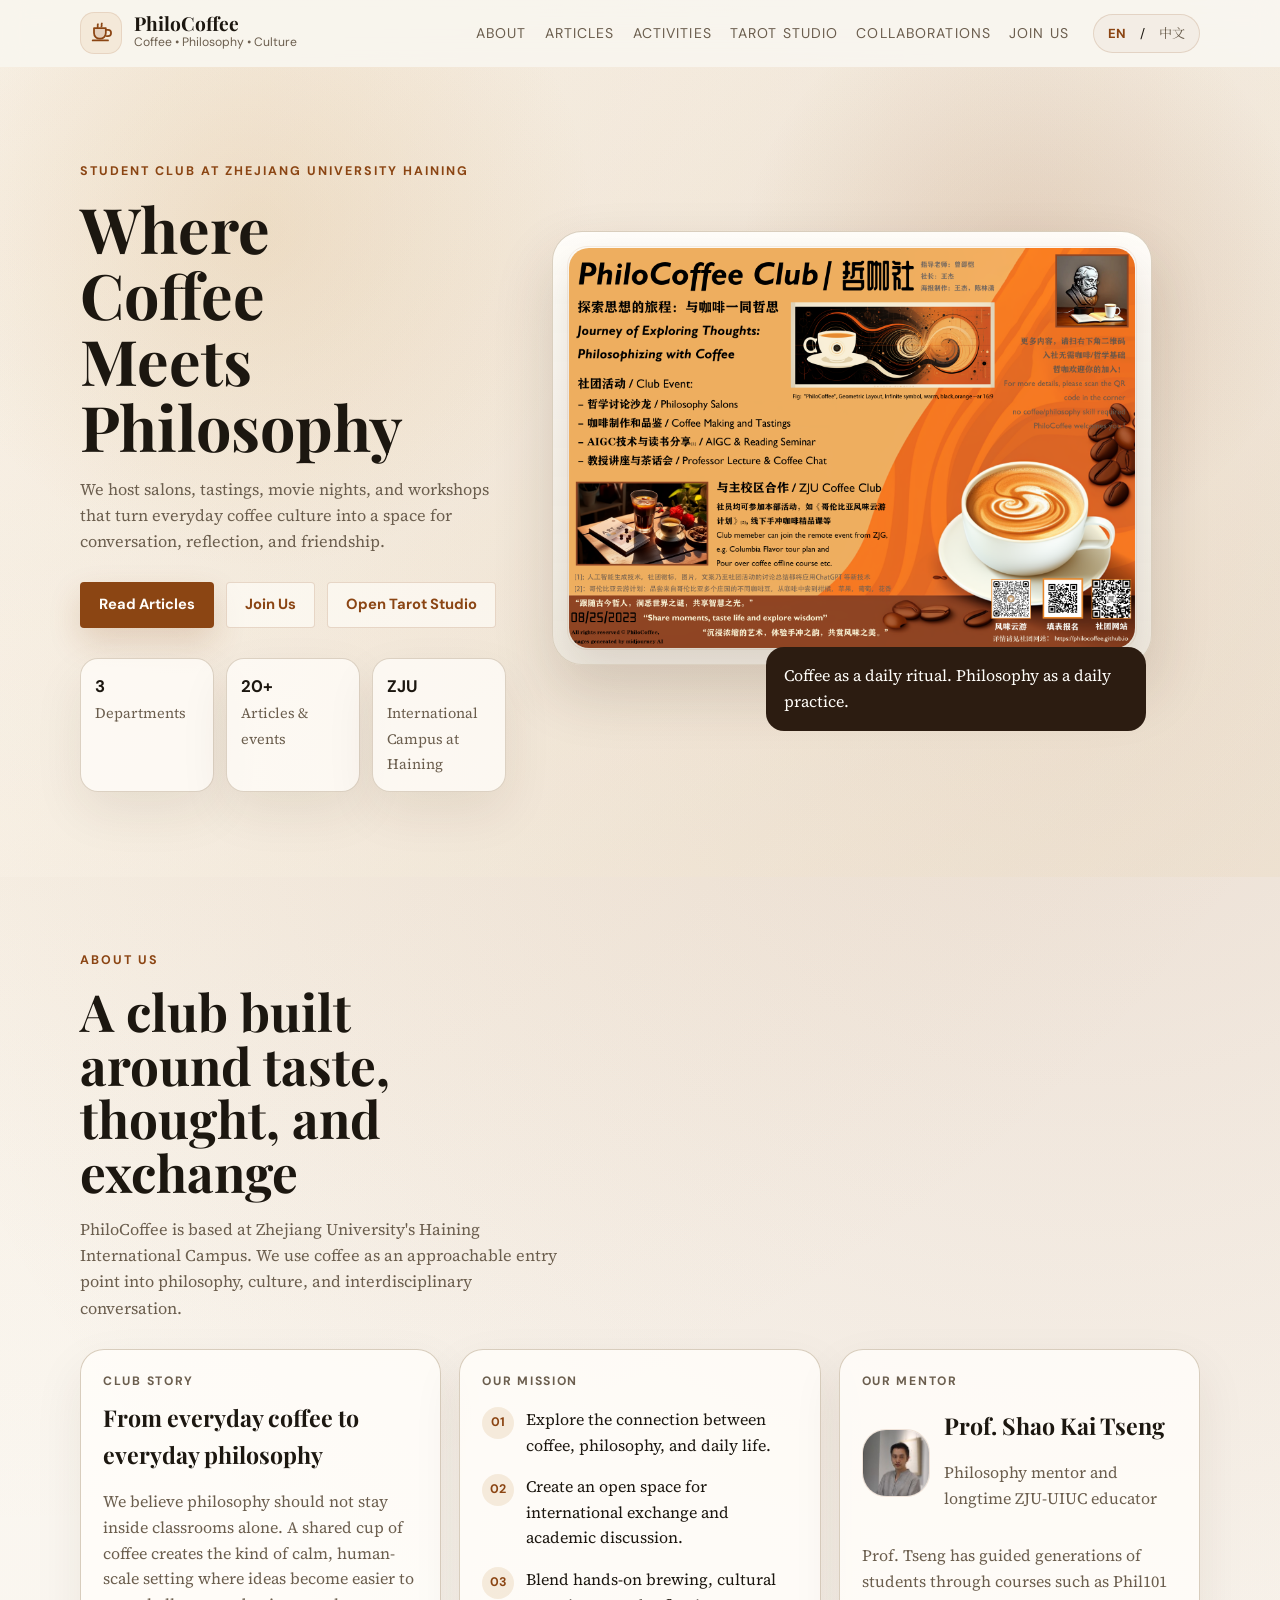
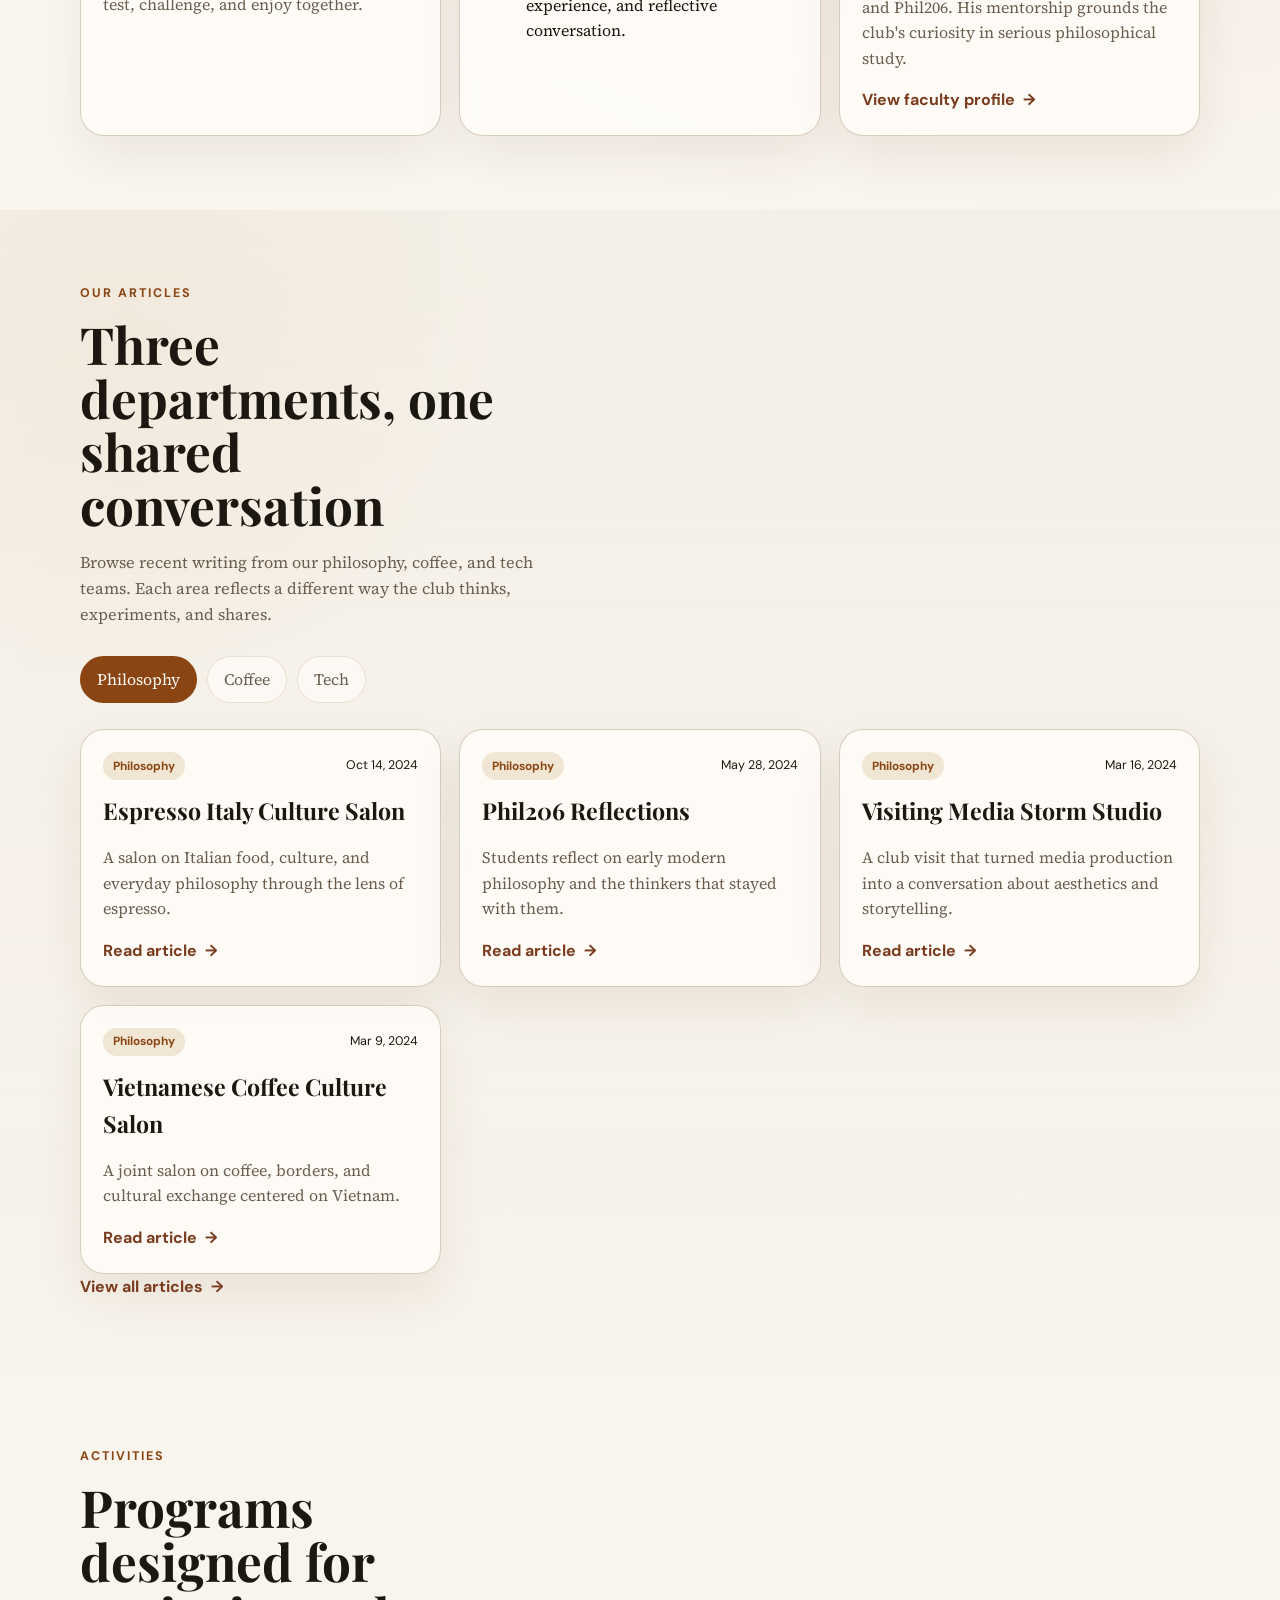
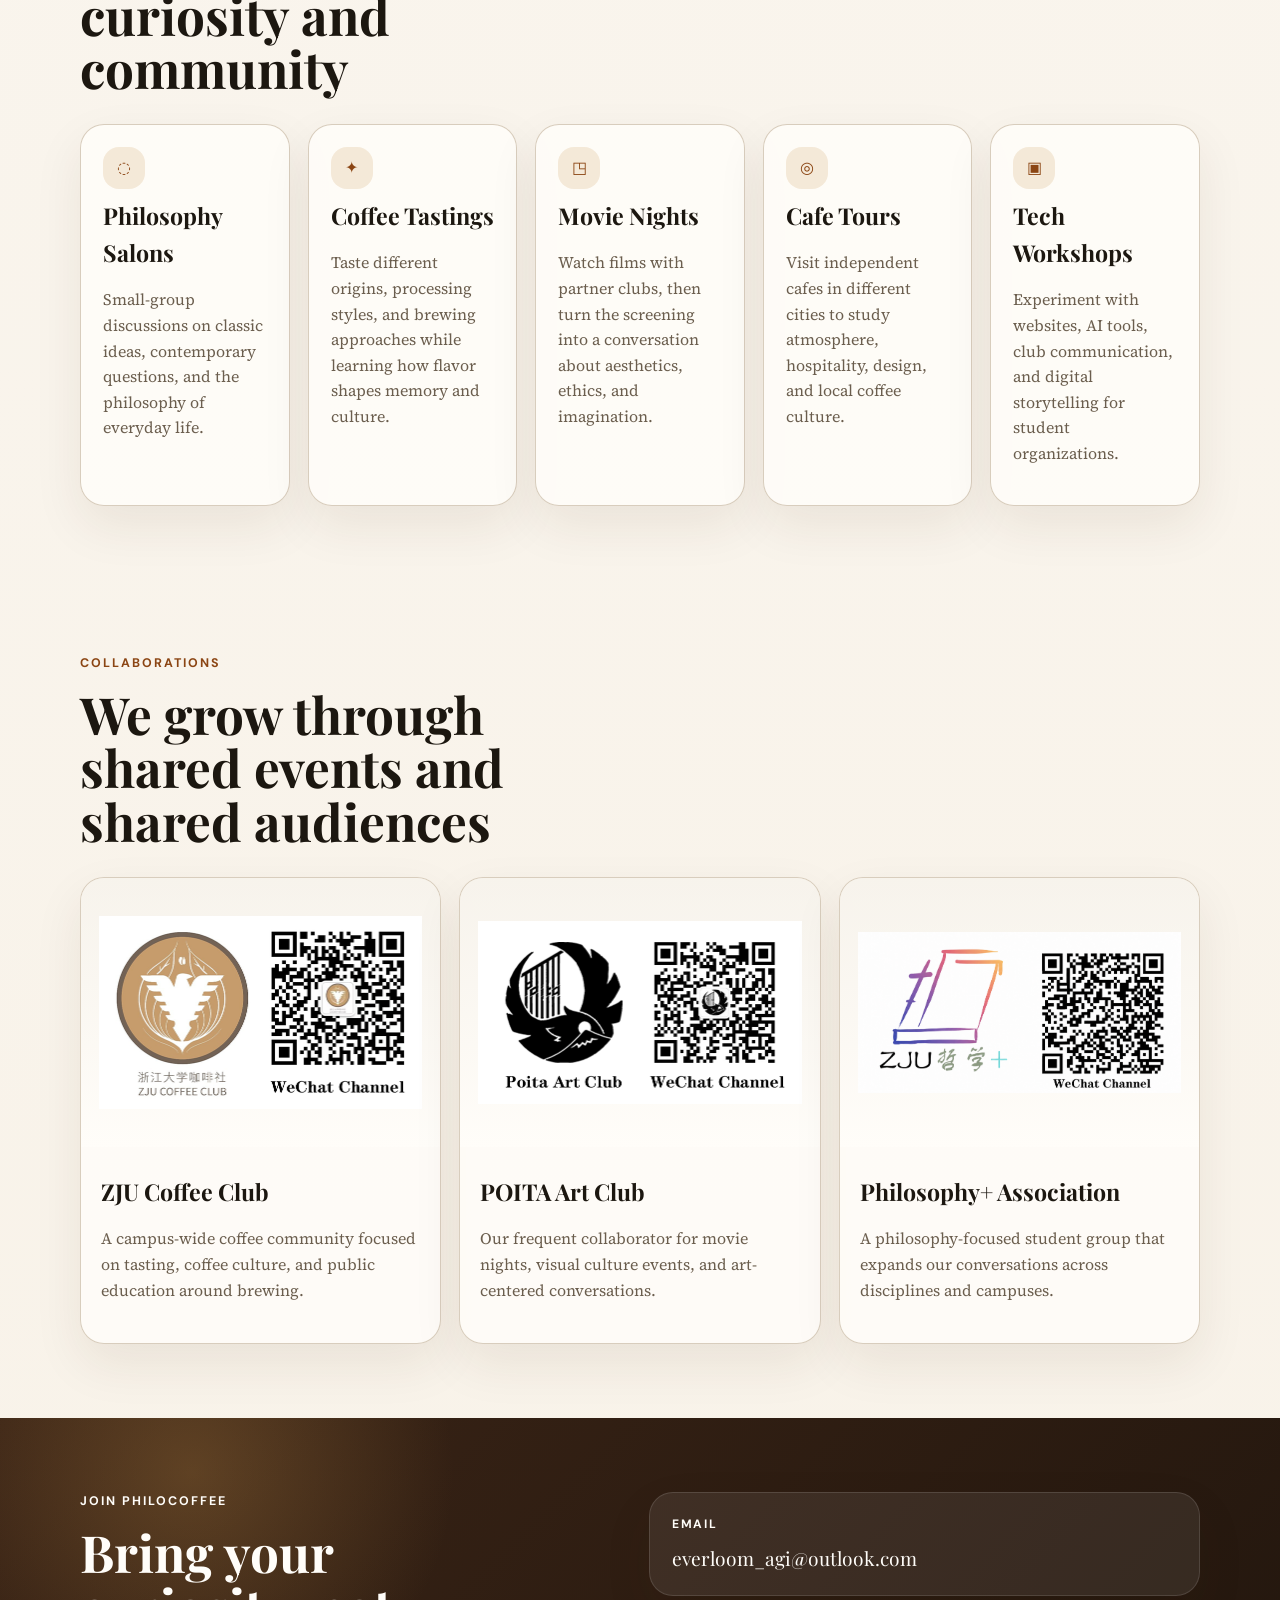
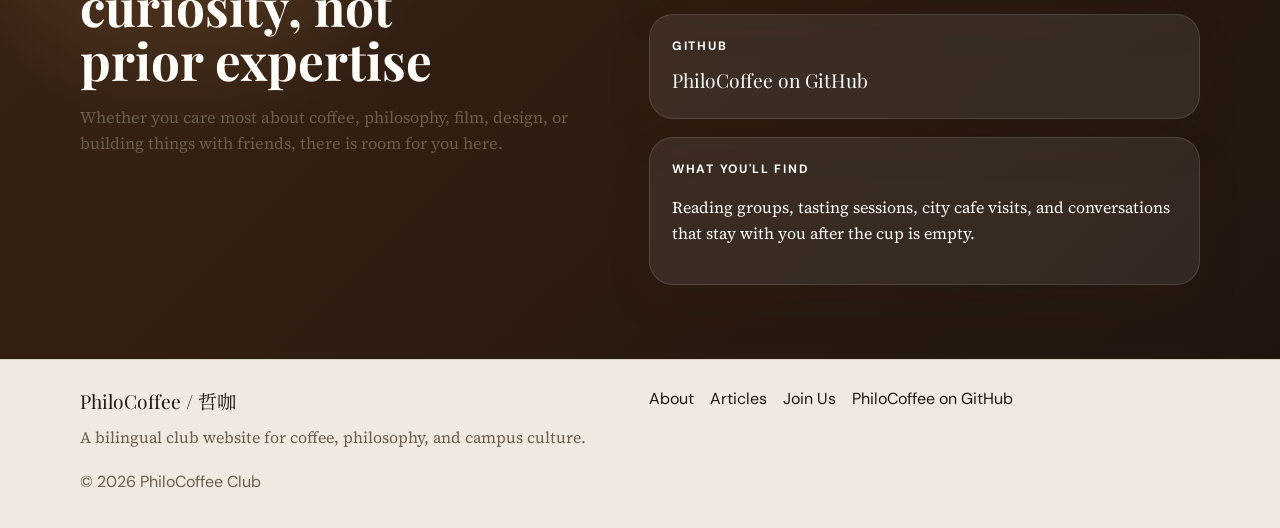
<file: index.html>
<!DOCTYPE html>
<html lang="en">
<head>
  <meta charset="UTF-8">
  <meta name="viewport" content="width=device-width, initial-scale=1.0">
  <title>PhiloCoffee | Where Coffee Meets Philosophy</title>
  <meta name="description" content="PhiloCoffee is a student club at Zhejiang University Haining exploring coffee culture, philosophy, and creative technology.">
  <link rel="preconnect" href="https://fonts.googleapis.com">
  <link rel="preconnect" href="https://fonts.gstatic.com" crossorigin>
  <link href="https://fonts.googleapis.com/css2?family=DM+Sans:wght@400;500;700&family=Noto+Serif+SC:wght@300;400;600;700&family=Playfair+Display:wght@400;600;700&family=Source+Serif+4:opsz,wght@8..60,300;8..60,400;8..60,600&display=swap" rel="stylesheet">
  <link rel="stylesheet" href="/style.css">
</head>
<body data-page="home">
  <header class="site-header" id="top">
    <nav class="nav-shell container">
      <a class="brand" href="#top" aria-label="PhiloCoffee home">
        <span class="brand-mark" aria-hidden="true">
          <svg viewBox="0 0 64 64" role="img" aria-hidden="true">
            <path d="M16 21h26v11a13 13 0 0 1-13 13 13 13 0 0 1-13-13V21Z" fill="currentColor" opacity=".15"/>
            <path d="M43 25h5a7 7 0 0 1 0 14h-3" fill="none" stroke="currentColor" stroke-width="4" stroke-linecap="round"/>
            <path d="M16 21h27v11a13 13 0 0 1-13 13h-1a13 13 0 0 1-13-13V21Z" fill="none" stroke="currentColor" stroke-width="4" stroke-linejoin="round"/>
            <path d="M13 49h35" fill="none" stroke="currentColor" stroke-width="4" stroke-linecap="round"/>
            <path d="M25 12c-2 3 1 4-1 7" fill="none" stroke="currentColor" stroke-width="4" stroke-linecap="round"/>
            <path d="M34 10c-2 3 1 4-1 7" fill="none" stroke="currentColor" stroke-width="4" stroke-linecap="round"/>
          </svg>
        </span>
        <span class="brand-copy">
          <span class="brand-title">PhiloCoffee</span>
          <span class="brand-subtitle lang" data-en="Coffee • Philosophy • Culture" data-zh="咖啡 • 哲学 • 文化"></span>
        </span>
      </a>

      <button class="nav-toggle" type="button" aria-expanded="false" aria-controls="nav-menu">
        <span></span>
        <span></span>
        <span></span>
      </button>

      <div class="nav-menu" id="nav-menu">
        <div class="nav-links">
          <a href="#about" class="lang" data-en="About" data-zh="关于我们"></a>
          <a href="#articles" class="lang" data-en="Articles" data-zh="文章"></a>
          <a href="#activities" class="lang" data-en="Activities" data-zh="活动"></a>
          <a href="/tarot/" class="lang" data-en="Tarot Studio" data-zh="塔罗工作台"></a>
          <a href="#collaborations" class="lang" data-en="Collaborations" data-zh="合作"></a>
          <a href="#join" class="lang" data-en="Join Us" data-zh="加入我们"></a>
        </div>
        <div class="lang-toggle" aria-label="Language switcher">
          <button class="lang-toggle-btn" data-lang="en" type="button">EN</button>
          <span>/</span>
          <button class="lang-toggle-btn" data-lang="zh" type="button">中文</button>
        </div>
      </div>
    </nav>
  </header>

  <main>
    <section class="hero">
      <div class="hero-backdrop"></div>
      <div class="container hero-grid">
        <div class="hero-copy">
          <p class="eyebrow lang" data-en="Student club at Zhejiang University Haining" data-zh="浙江大学海宁国际校区学生社团"></p>
          <h1 class="hero-title lang" data-en="Where Coffee Meets Philosophy" data-zh="咖啡与哲学的交汇点"></h1>
          <p class="hero-text lang" data-en="We host salons, tastings, movie nights, and workshops that turn everyday coffee culture into a space for conversation, reflection, and friendship." data-zh="我们举办沙龙、品鉴、观影夜与工作坊，让日常咖啡文化成为交流、思考与结识朋友的空间。"></p>
          <div class="hero-actions">
            <a class="button button-primary lang" href="#articles" data-en="Read Articles" data-zh="浏览文章"></a>
            <a class="button button-secondary lang" href="#join" data-en="Join Us" data-zh="加入我们"></a>
            <a class="button button-secondary lang" href="/tarot/" data-en="Open Tarot Studio" data-zh="打开塔罗工作台"></a>
          </div>
          <div class="hero-metrics">
            <div class="metric">
              <strong>3</strong>
              <span class="lang" data-en="Departments" data-zh="内容方向"></span>
            </div>
            <div class="metric">
              <strong>20+</strong>
              <span class="lang" data-en="Articles & events" data-zh="文章与活动"></span>
            </div>
            <div class="metric">
              <strong>ZJU</strong>
              <span class="lang" data-en="International Campus at Haining" data-zh="海宁国际校区"></span>
            </div>
          </div>
        </div>

        <div class="hero-visual">
          <div class="poster-frame">
            <img src="/image/poster_v3.png" alt="PhiloCoffee poster">
          </div>
          <div class="hero-note">
            <span class="lang" data-en="Coffee as a daily ritual. Philosophy as a daily practice." data-zh="把咖啡当作日常仪式，把哲学当作日常实践。"></span>
          </div>
        </div>
      </div>
    </section>

    <section class="section" id="about">
      <div class="container">
        <div class="section-heading">
          <p class="eyebrow lang" data-en="About Us" data-zh="关于我们"></p>
          <h2 class="section-title lang" data-en="A club built around taste, thought, and exchange" data-zh="一个围绕品味、思考与交流建立的社团"></h2>
          <p class="section-intro lang" data-en="PhiloCoffee is based at Zhejiang University's Haining International Campus. We use coffee as an approachable entry point into philosophy, culture, and interdisciplinary conversation." data-zh="PhiloCoffee 位于浙江大学海宁国际校区。我们以咖啡作为亲近哲学、文化与跨学科交流的入口。"></p>
        </div>

        <div class="about-grid">
          <article class="feature-card prose-card">
            <p class="card-label lang" data-en="Club Story" data-zh="社团简介"></p>
            <h3 class="lang" data-en="From everyday coffee to everyday philosophy" data-zh="从日常咖啡走向日常哲学"></h3>
            <p class="lang" data-en="We believe philosophy should not stay inside classrooms alone. A shared cup of coffee creates the kind of calm, human-scale setting where ideas become easier to test, challenge, and enjoy together." data-zh="我们相信哲学不应只停留在课堂中。一杯共享的咖啡能创造出平静、有人情味的场域，让观点更容易被讨论、碰撞，也更容易被享受。"></p>
          </article>

          <article class="feature-card mission-card">
            <p class="card-label lang" data-en="Our Mission" data-zh="我们的使命"></p>
            <ul class="mission-list">
              <li>
                <span class="mission-icon">01</span>
                <span class="lang" data-en="Explore the connection between coffee, philosophy, and daily life." data-zh="探索咖啡、哲学与日常生活之间的联系。"></span>
              </li>
              <li>
                <span class="mission-icon">02</span>
                <span class="lang" data-en="Create an open space for international exchange and academic discussion." data-zh="创造开放的国际交流与学术讨论空间。"></span>
              </li>
              <li>
                <span class="mission-icon">03</span>
                <span class="lang" data-en="Blend hands-on brewing, cultural experience, and reflective conversation." data-zh="把手冲实践、文化体验与反思性对话结合起来。"></span>
              </li>
            </ul>
          </article>

          <article class="feature-card mentor-card">
            <p class="card-label lang" data-en="Our Mentor" data-zh="指导老师"></p>
            <div class="mentor-head">
              <a class="mentor-avatar mentor-avatar-link" href="https://person.zju.edu.cn/stseng/781641.html" target="_blank" rel="noreferrer" aria-label="Professor Tseng profile">
                <img src="/image/mentor-tseng.png" alt="Prof. Shao Kai Tseng portrait">
              </a>
              <div>
                <h3 class="lang" data-en="Prof. Shao Kai Tseng" data-zh="曾劭愷教授"></h3>
                <p class="mentor-role lang" data-en="Philosophy mentor and longtime ZJU-UIUC educator" data-zh="哲学导师，长期任教于 ZJU-UIUC 联合学院"></p>
              </div>
            </div>
            <p class="lang" data-en="Prof. Tseng has guided generations of students through courses such as Phil101 and Phil206. His mentorship grounds the club's curiosity in serious philosophical study." data-zh="曾绍恺教授多年讲授 Phil101 与 Phil206 等课程。他的指导让社团的好奇心建立在扎实的哲学学习之上。"></p>
            <a class="text-link lang" href="https://person.zju.edu.cn/stseng/781641.html" target="_blank" rel="noreferrer" data-en="View faculty profile" data-zh="查看教师主页"></a>
          </article>
        </div>
      </div>
    </section>

    <section class="section section-articles" id="articles">
      <div class="container">
        <div class="section-heading">
          <p class="eyebrow lang" data-en="Our Articles" data-zh="我们的文章"></p>
          <h2 class="section-title lang" data-en="Three departments, one shared conversation" data-zh="三个方向，一场持续展开的对话"></h2>
          <p class="section-intro lang" data-en="Browse recent writing from our philosophy, coffee, and tech teams. Each area reflects a different way the club thinks, experiments, and shares." data-zh="浏览哲学、咖啡与技术三个部门的近期内容。它们分别呈现了社团思考、实践与分享的不同方式。"></p>
        </div>

        <div class="tabs" role="tablist" aria-label="Article categories">
          <button class="tab-button is-active" type="button" data-tab="philosophy" role="tab" aria-selected="true">
            <span class="lang" data-en="Philosophy" data-zh="哲学部"></span>
          </button>
          <button class="tab-button" type="button" data-tab="coffee" role="tab" aria-selected="false">
            <span class="lang" data-en="Coffee" data-zh="咖啡部"></span>
          </button>
          <button class="tab-button" type="button" data-tab="tech" role="tab" aria-selected="false">
            <span class="lang" data-en="Tech" data-zh="技术部"></span>
          </button>
        </div>

        <div class="article-panel">
          <div id="home-article-grid" class="card-grid"></div>
          <div class="section-cta">
            <a id="home-article-link" class="text-link" href="/philosophy/">
              <span class="lang" data-en="View all articles" data-zh="查看全部文章"></span>
            </a>
          </div>
        </div>
      </div>
    </section>

    <section class="section" id="activities">
      <div class="container">
        <div class="section-heading">
          <p class="eyebrow lang" data-en="Activities" data-zh="活动"></p>
          <h2 class="section-title lang" data-en="Programs designed for curiosity and community" data-zh="为好奇心与社群感而设计的活动"></h2>
        </div>

        <div class="activities-grid">
          <article class="activity-card">
            <span class="activity-icon">◌</span>
            <h3 class="lang" data-en="Philosophy Salons" data-zh="哲学沙龙"></h3>
            <p class="lang" data-en="Small-group discussions on classic ideas, contemporary questions, and the philosophy of everyday life." data-zh="围绕经典思想、当代问题与日常生活哲学展开的小组讨论。"></p>
          </article>
          <article class="activity-card">
            <span class="activity-icon">✦</span>
            <h3 class="lang" data-en="Coffee Tastings" data-zh="咖啡品鉴"></h3>
            <p class="lang" data-en="Taste different origins, processing styles, and brewing approaches while learning how flavor shapes memory and culture." data-zh="品尝不同产地、处理法与冲煮方式的咖啡，感受风味如何连接记忆与文化。"></p>
          </article>
          <article class="activity-card">
            <span class="activity-icon">◳</span>
            <h3 class="lang" data-en="Movie Nights" data-zh="观影夜"></h3>
            <p class="lang" data-en="Watch films with partner clubs, then turn the screening into a conversation about aesthetics, ethics, and imagination." data-zh="与合作社团一起观影，再把电影延伸为关于美学、伦理与想象力的讨论。"></p>
          </article>
          <article class="activity-card">
            <span class="activity-icon">◎</span>
            <h3 class="lang" data-en="Cafe Tours" data-zh="探店活动"></h3>
            <p class="lang" data-en="Visit independent cafes in different cities to study atmosphere, hospitality, design, and local coffee culture." data-zh="走进不同城市的独立咖啡馆，观察空间氛围、待客之道、设计与地方咖啡文化。"></p>
          </article>
          <article class="activity-card">
            <span class="activity-icon">▣</span>
            <h3 class="lang" data-en="Tech Workshops" data-zh="技术工作坊"></h3>
            <p class="lang" data-en="Experiment with websites, AI tools, club communication, and digital storytelling for student organizations." data-zh="围绕网站、AI 工具、社团协作与数字表达进行实践型分享。"></p>
          </article>
        </div>
      </div>
    </section>

    <section class="section" id="collaborations">
      <div class="container">
        <div class="section-heading">
          <p class="eyebrow lang" data-en="Collaborations" data-zh="合作社团"></p>
          <h2 class="section-title lang" data-en="We grow through shared events and shared audiences" data-zh="在共同策划与共同交流中成长"></h2>
        </div>

        <div class="partner-grid">
          <article class="partner-card">
            <img src="/zju_coffee_club_link.png" alt="ZJU Coffee Club QR code">
            <div class="partner-copy">
              <h3>ZJU Coffee Club</h3>
              <p class="lang" data-en="A campus-wide coffee community focused on tasting, coffee culture, and public education around brewing." data-zh="浙江大学学生咖啡社，聚焦品鉴、咖啡文化传播与冲煮科普。"></p>
            </div>
          </article>
          <article class="partner-card">
            <img src="/image/poita_art_club_link.png" alt="POITA Art Club QR code">
            <div class="partner-copy">
              <h3>POITA Art Club</h3>
              <p class="lang" data-en="Our frequent collaborator for movie nights, visual culture events, and art-centered conversations." data-zh="我们在观影夜、视觉文化活动与艺术主题讨论中的常见合作伙伴。"></p>
            </div>
          </article>
          <article class="partner-card">
            <img src="/image/philosophy-plus-channel.png" alt="Philosophy+ Association WeChat Channel QR code">
            <div class="partner-copy">
              <h3>Philosophy+ Association</h3>
              <p class="lang" data-en="A philosophy-focused student group that expands our conversations across disciplines and campuses." data-zh="以哲学为核心的学生组织，帮助我们把讨论延伸到更多学科与校园。"></p>
            </div>
          </article>
        </div>
      </div>
    </section>

    <section class="section join-section" id="join">
      <div class="container join-grid">
        <div>
          <p class="eyebrow eyebrown-light lang" data-en="Join PhiloCoffee" data-zh="加入 PhiloCoffee"></p>
          <h2 class="section-title light lang" data-en="Bring your curiosity, not prior expertise" data-zh="带着好奇心来，不必先成为专家"></h2>
          <p class="join-text lang" data-en="Whether you care most about coffee, philosophy, film, design, or building things with friends, there is room for you here." data-zh="无论你更关心咖啡、哲学、电影、设计，还是和朋友一起做点什么，这里都欢迎你。"></p>
        </div>
        <div class="join-cards">
          <article class="join-card">
            <p class="card-label light lang" data-en="Email" data-zh="邮箱"></p>
            <a href="mailto:everloom_agi@outlook.com">everloom_agi@outlook.com</a>
          </article>
          <article class="join-card">
            <p class="card-label light lang" data-en="GitHub" data-zh="GitHub"></p>
            <a href="https://github.com/PhiloCoffee" target="_blank" rel="noreferrer" class="lang" data-en="PhiloCoffee on GitHub" data-zh="PhiloCoffee GitHub"></a>
          </article>
          <article class="join-card">
            <p class="card-label light lang" data-en="What you'll find" data-zh="你会收获"></p>
            <p class="lang" data-en="Reading groups, tasting sessions, city cafe visits, and conversations that stay with you after the cup is empty." data-zh="读书会、品鉴活动、城市探店，以及喝完咖啡之后仍会留在你心里的讨论。"></p>
          </article>
        </div>
      </div>
    </section>
  </main>

  <footer class="site-footer">
    <div class="container footer-grid">
      <div>
        <p class="footer-brand">PhiloCoffee / 哲咖</p>
        <p class="footer-copy lang" data-en="A bilingual club website for coffee, philosophy, and campus culture." data-zh="一个关于咖啡、哲学与校园文化的双语社团网站。"></p>
      </div>
      <div class="footer-links">
        <a href="#about" class="lang" data-en="About" data-zh="关于"></a>
        <a href="#articles" class="lang" data-en="Articles" data-zh="文章"></a>
        <a href="#join" class="lang" data-en="Join Us" data-zh="加入我们"></a>
        <a href="https://github.com/PhiloCoffee" target="_blank" rel="noreferrer" class="lang" data-en="PhiloCoffee on GitHub" data-zh="PhiloCoffee GitHub"></a>
      </div>
      <div class="footer-meta">
        <p>© <span id="year"></span> PhiloCoffee Club</p>
      </div>
    </div>
  </footer>

  <script src="/script.js"></script>
</body>
</html>
</file>
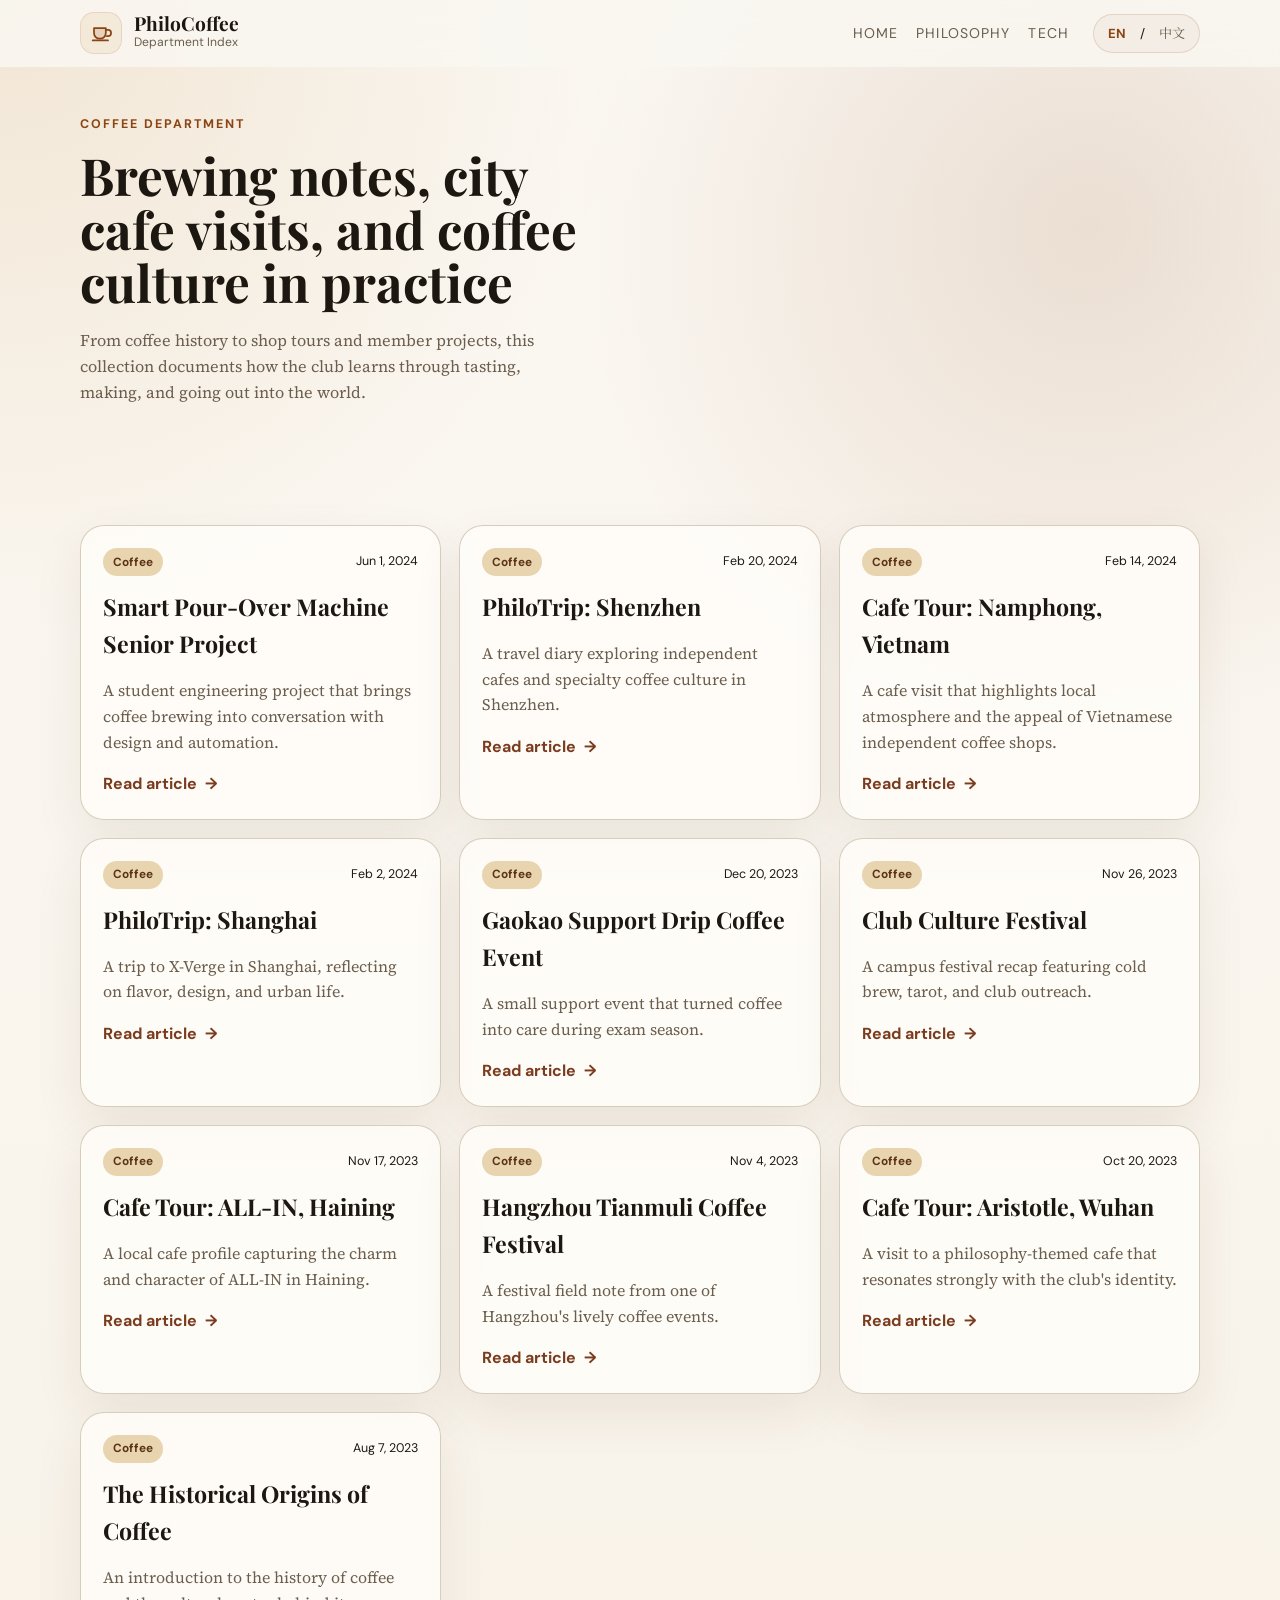
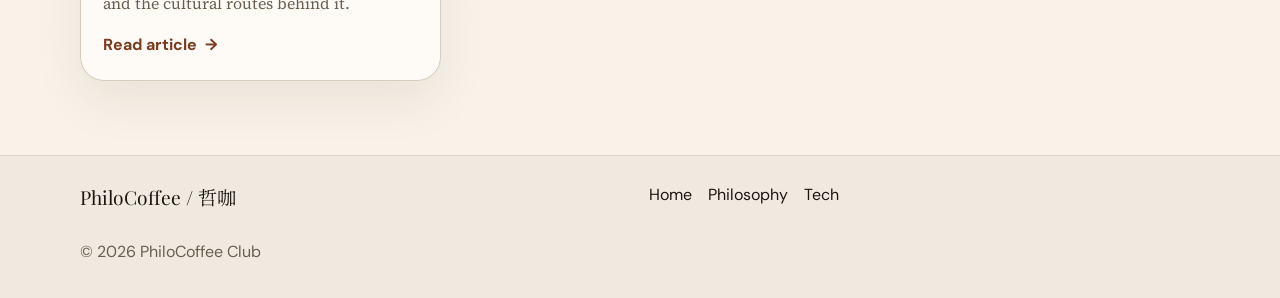
<file: coffee/index.html>
<!DOCTYPE html>
<html lang="en">
<head>
  <meta charset="UTF-8">
  <meta name="viewport" content="width=device-width, initial-scale=1.0">
  <title>Coffee Articles | PhiloCoffee</title>
  <link rel="preconnect" href="https://fonts.googleapis.com">
  <link rel="preconnect" href="https://fonts.gstatic.com" crossorigin>
  <link href="https://fonts.googleapis.com/css2?family=DM+Sans:wght@400;500;700&family=Noto+Serif+SC:wght@300;400;600;700&family=Playfair+Display:wght@400;600;700&family=Source+Serif+4:opsz,wght@8..60,300;8..60,400;8..60,600&display=swap" rel="stylesheet">
  <link rel="stylesheet" href="/style.css">
</head>
<body data-page="department" data-department="coffee">
  <header class="site-header" id="top">
    <nav class="nav-shell container">
      <a class="brand" href="/" aria-label="PhiloCoffee home">
        <span class="brand-mark" aria-hidden="true">
          <svg viewBox="0 0 64 64" role="img" aria-hidden="true">
            <path d="M16 21h26v11a13 13 0 0 1-13 13 13 13 0 0 1-13-13V21Z" fill="currentColor" opacity=".15"/>
            <path d="M43 25h5a7 7 0 0 1 0 14h-3" fill="none" stroke="currentColor" stroke-width="4" stroke-linecap="round"/>
            <path d="M16 21h27v11a13 13 0 0 1-13 13h-1a13 13 0 0 1-13-13V21Z" fill="none" stroke="currentColor" stroke-width="4" stroke-linejoin="round"/>
            <path d="M13 49h35" fill="none" stroke="currentColor" stroke-width="4" stroke-linecap="round"/>
          </svg>
        </span>
        <span class="brand-copy">
          <span class="brand-title">PhiloCoffee</span>
          <span class="brand-subtitle lang" data-en="Department Index" data-zh="栏目索引"></span>
        </span>
      </a>
      <button class="nav-toggle" type="button" aria-expanded="false" aria-controls="nav-menu">
        <span></span>
        <span></span>
        <span></span>
      </button>
      <div class="nav-menu" id="nav-menu">
        <div class="nav-links">
          <a href="/" class="lang" data-en="Home" data-zh="首页"></a>
          <a href="/philosophy/" class="lang" data-en="Philosophy" data-zh="哲学部"></a>
          <a href="/tech/" class="lang" data-en="Tech" data-zh="技术部"></a>
        </div>
        <div class="lang-toggle">
          <button class="lang-toggle-btn" data-lang="en" type="button">EN</button>
          <span>/</span>
          <button class="lang-toggle-btn" data-lang="zh" type="button">中文</button>
        </div>
      </div>
    </nav>
  </header>

  <main>
    <section class="department-hero">
      <div class="container">
        <p class="eyebrow lang" data-en="Coffee Department" data-zh="咖啡部"></p>
        <h1 class="section-title lang" data-en="Brewing notes, city cafe visits, and coffee culture in practice" data-zh="冲煮笔记、城市探店与咖啡文化实践"></h1>
        <p class="section-intro lang" data-en="From coffee history to shop tours and member projects, this collection documents how the club learns through tasting, making, and going out into the world." data-zh="从咖啡史到探店纪实，再到成员项目，这里记录了社团如何通过品尝、制作与出走来学习。"></p>
      </div>
    </section>

    <section class="section">
      <div class="container">
        <div id="department-article-grid" class="card-grid"></div>
      </div>
    </section>
  </main>

  <footer class="site-footer">
    <div class="container footer-grid">
      <div><p class="footer-brand">PhiloCoffee / 哲咖</p></div>
      <div class="footer-links">
        <a href="/" class="lang" data-en="Home" data-zh="首页"></a>
        <a href="/philosophy/" class="lang" data-en="Philosophy" data-zh="哲学部"></a>
        <a href="/tech/" class="lang" data-en="Tech" data-zh="技术部"></a>
      </div>
      <div class="footer-meta"><p>© <span id="year"></span> PhiloCoffee Club</p></div>
    </div>
  </footer>

  <script src="/script.js"></script>
</body>
</html>
</file>
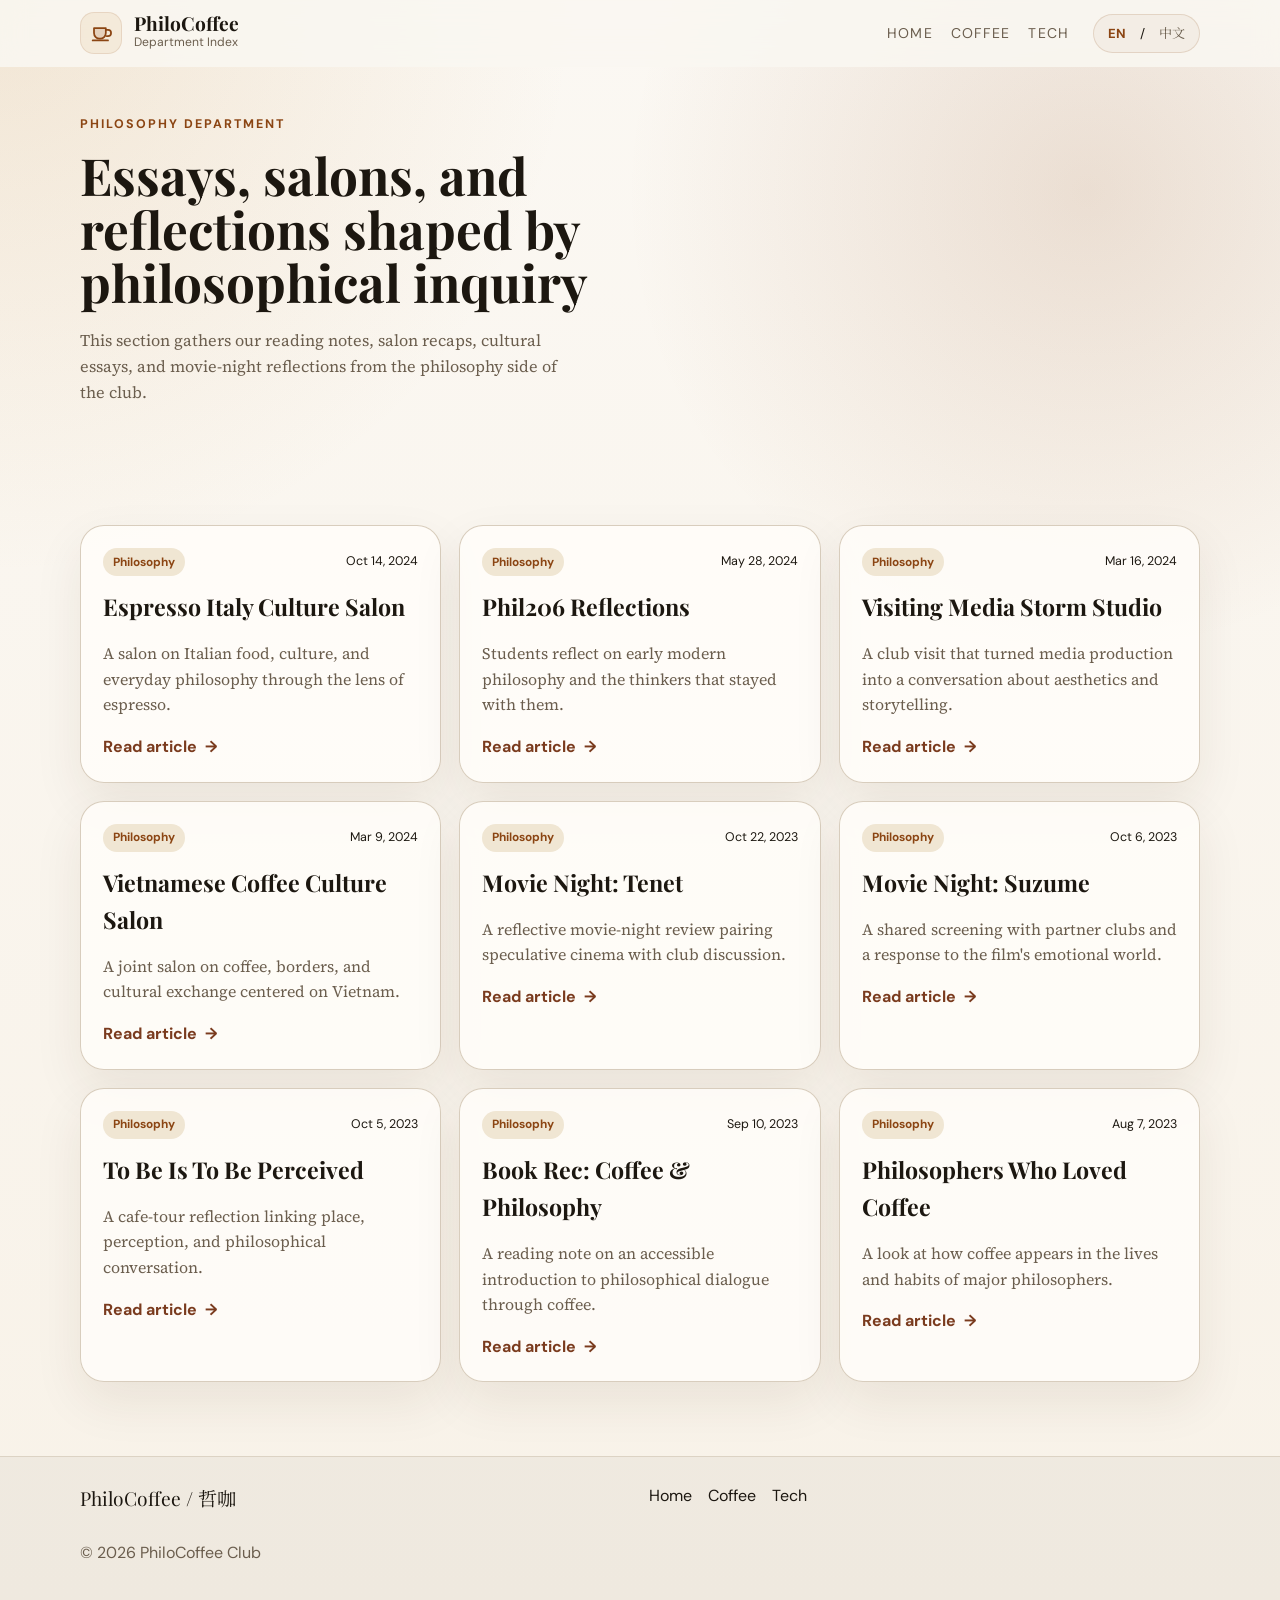
<file: philosophy/index.html>
<!DOCTYPE html>
<html lang="en">
<head>
  <meta charset="UTF-8">
  <meta name="viewport" content="width=device-width, initial-scale=1.0">
  <title>Philosophy Articles | PhiloCoffee</title>
  <link rel="preconnect" href="https://fonts.googleapis.com">
  <link rel="preconnect" href="https://fonts.gstatic.com" crossorigin>
  <link href="https://fonts.googleapis.com/css2?family=DM+Sans:wght@400;500;700&family=Noto+Serif+SC:wght@300;400;600;700&family=Playfair+Display:wght@400;600;700&family=Source+Serif+4:opsz,wght@8..60,300;8..60,400;8..60,600&display=swap" rel="stylesheet">
  <link rel="stylesheet" href="/style.css">
</head>
<body data-page="department" data-department="philosophy">
  <header class="site-header" id="top">
    <nav class="nav-shell container">
      <a class="brand" href="/" aria-label="PhiloCoffee home">
        <span class="brand-mark" aria-hidden="true">
          <svg viewBox="0 0 64 64" role="img" aria-hidden="true">
            <path d="M16 21h26v11a13 13 0 0 1-13 13 13 13 0 0 1-13-13V21Z" fill="currentColor" opacity=".15"/>
            <path d="M43 25h5a7 7 0 0 1 0 14h-3" fill="none" stroke="currentColor" stroke-width="4" stroke-linecap="round"/>
            <path d="M16 21h27v11a13 13 0 0 1-13 13h-1a13 13 0 0 1-13-13V21Z" fill="none" stroke="currentColor" stroke-width="4" stroke-linejoin="round"/>
            <path d="M13 49h35" fill="none" stroke="currentColor" stroke-width="4" stroke-linecap="round"/>
          </svg>
        </span>
        <span class="brand-copy">
          <span class="brand-title">PhiloCoffee</span>
          <span class="brand-subtitle lang" data-en="Department Index" data-zh="栏目索引"></span>
        </span>
      </a>
      <button class="nav-toggle" type="button" aria-expanded="false" aria-controls="nav-menu">
        <span></span>
        <span></span>
        <span></span>
      </button>
      <div class="nav-menu" id="nav-menu">
        <div class="nav-links">
          <a href="/" class="lang" data-en="Home" data-zh="首页"></a>
          <a href="/coffee/" class="lang" data-en="Coffee" data-zh="咖啡部"></a>
          <a href="/tech/" class="lang" data-en="Tech" data-zh="技术部"></a>
        </div>
        <div class="lang-toggle">
          <button class="lang-toggle-btn" data-lang="en" type="button">EN</button>
          <span>/</span>
          <button class="lang-toggle-btn" data-lang="zh" type="button">中文</button>
        </div>
      </div>
    </nav>
  </header>

  <main>
    <section class="department-hero">
      <div class="container">
        <p class="eyebrow lang" data-en="Philosophy Department" data-zh="哲学部"></p>
        <h1 class="section-title lang" data-en="Essays, salons, and reflections shaped by philosophical inquiry" data-zh="以哲学探究为核心的文章、沙龙与活动反思"></h1>
        <p class="section-intro lang" data-en="This section gathers our reading notes, salon recaps, cultural essays, and movie-night reflections from the philosophy side of the club." data-zh="这里收录社团哲学方向的读书札记、沙龙回顾、文化随笔与观影反思。"></p>
      </div>
    </section>

    <section class="section">
      <div class="container">
        <div id="department-article-grid" class="card-grid"></div>
      </div>
    </section>
  </main>

  <footer class="site-footer">
    <div class="container footer-grid">
      <div><p class="footer-brand">PhiloCoffee / 哲咖</p></div>
      <div class="footer-links">
        <a href="/" class="lang" data-en="Home" data-zh="首页"></a>
        <a href="/coffee/" class="lang" data-en="Coffee" data-zh="咖啡部"></a>
        <a href="/tech/" class="lang" data-en="Tech" data-zh="技术部"></a>
      </div>
      <div class="footer-meta"><p>© <span id="year"></span> PhiloCoffee Club</p></div>
    </div>
  </footer>

  <script src="/script.js"></script>
</body>
</html>
</file>
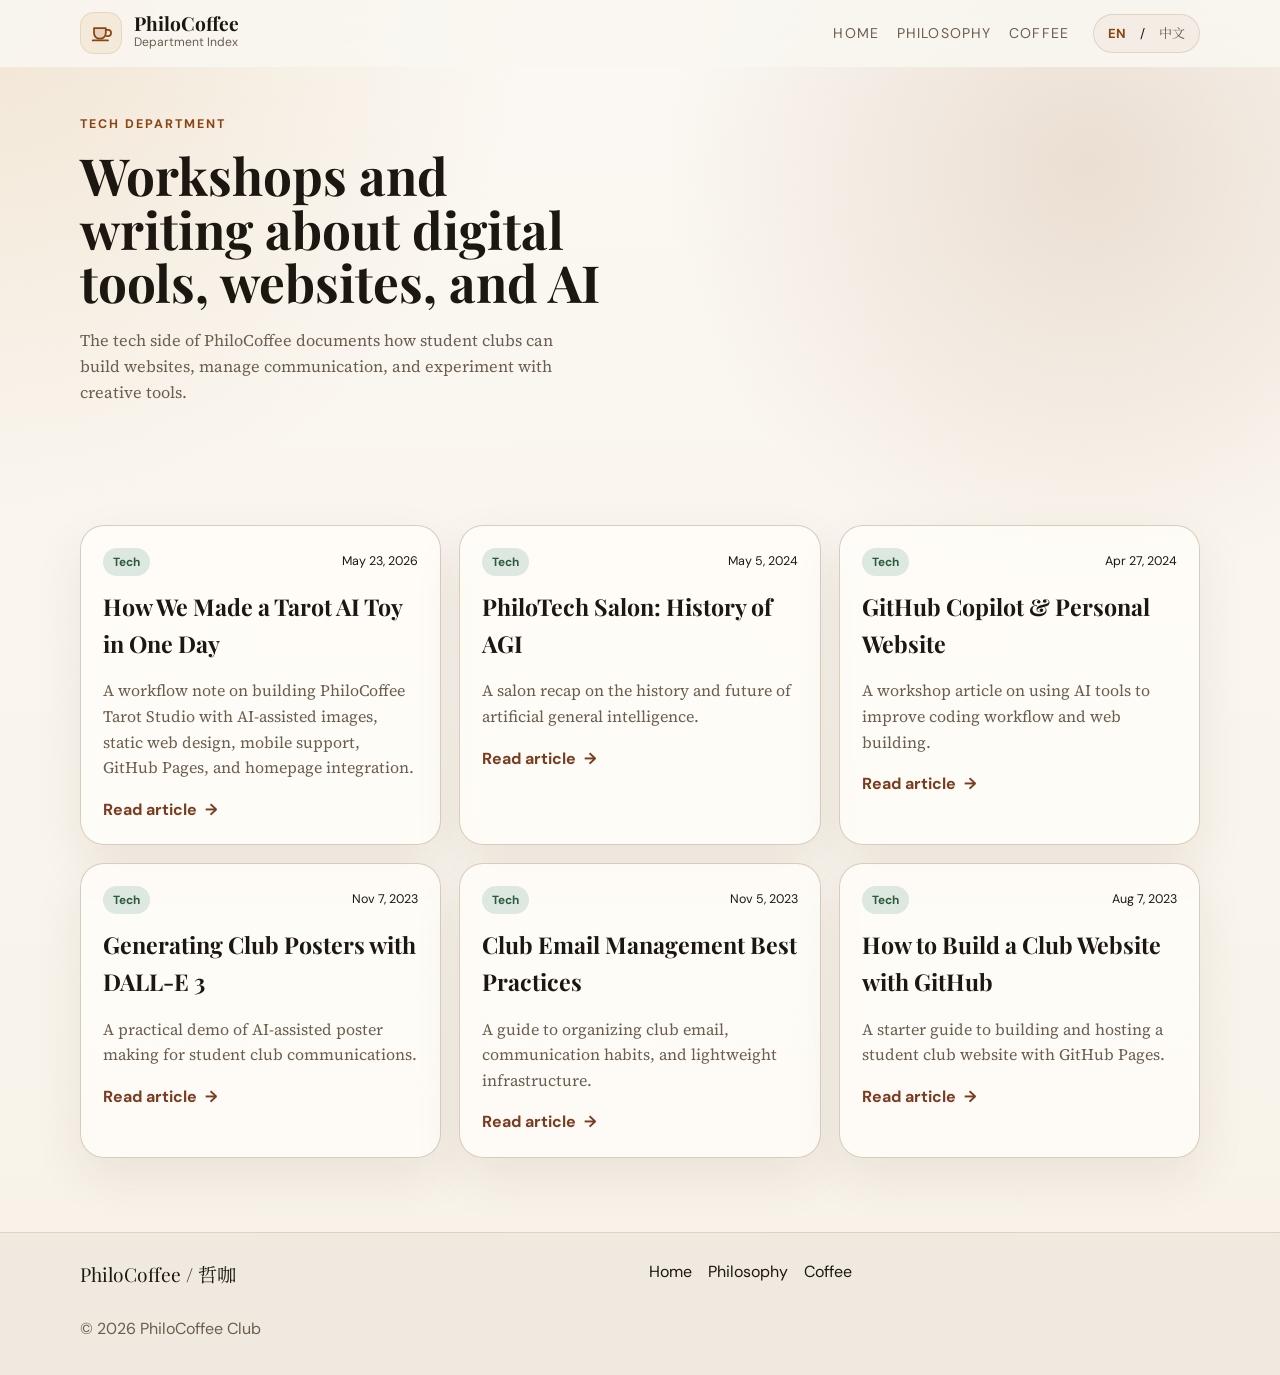
<file: tech/index.html>
<!DOCTYPE html>
<html lang="en">
<head>
  <meta charset="UTF-8">
  <meta name="viewport" content="width=device-width, initial-scale=1.0">
  <title>Tech Articles | PhiloCoffee</title>
  <link rel="preconnect" href="https://fonts.googleapis.com">
  <link rel="preconnect" href="https://fonts.gstatic.com" crossorigin>
  <link href="https://fonts.googleapis.com/css2?family=DM+Sans:wght@400;500;700&family=Noto+Serif+SC:wght@300;400;600;700&family=Playfair+Display:wght@400;600;700&family=Source+Serif+4:opsz,wght@8..60,300;8..60,400;8..60,600&display=swap" rel="stylesheet">
  <link rel="stylesheet" href="/style.css">
</head>
<body data-page="department" data-department="tech">
  <header class="site-header" id="top">
    <nav class="nav-shell container">
      <a class="brand" href="/" aria-label="PhiloCoffee home">
        <span class="brand-mark" aria-hidden="true">
          <svg viewBox="0 0 64 64" role="img" aria-hidden="true">
            <path d="M16 21h26v11a13 13 0 0 1-13 13 13 13 0 0 1-13-13V21Z" fill="currentColor" opacity=".15"/>
            <path d="M43 25h5a7 7 0 0 1 0 14h-3" fill="none" stroke="currentColor" stroke-width="4" stroke-linecap="round"/>
            <path d="M16 21h27v11a13 13 0 0 1-13 13h-1a13 13 0 0 1-13-13V21Z" fill="none" stroke="currentColor" stroke-width="4" stroke-linejoin="round"/>
            <path d="M13 49h35" fill="none" stroke="currentColor" stroke-width="4" stroke-linecap="round"/>
          </svg>
        </span>
        <span class="brand-copy">
          <span class="brand-title">PhiloCoffee</span>
          <span class="brand-subtitle lang" data-en="Department Index" data-zh="栏目索引"></span>
        </span>
      </a>
      <button class="nav-toggle" type="button" aria-expanded="false" aria-controls="nav-menu">
        <span></span>
        <span></span>
        <span></span>
      </button>
      <div class="nav-menu" id="nav-menu">
        <div class="nav-links">
          <a href="/" class="lang" data-en="Home" data-zh="首页"></a>
          <a href="/philosophy/" class="lang" data-en="Philosophy" data-zh="哲学部"></a>
          <a href="/coffee/" class="lang" data-en="Coffee" data-zh="咖啡部"></a>
        </div>
        <div class="lang-toggle">
          <button class="lang-toggle-btn" data-lang="en" type="button">EN</button>
          <span>/</span>
          <button class="lang-toggle-btn" data-lang="zh" type="button">中文</button>
        </div>
      </div>
    </nav>
  </header>

  <main>
    <section class="department-hero">
      <div class="container">
        <p class="eyebrow lang" data-en="Tech Department" data-zh="技术部"></p>
        <h1 class="section-title lang" data-en="Workshops and writing about digital tools, websites, and AI" data-zh="关于数字工具、网站与 AI 的工作坊与写作"></h1>
        <p class="section-intro lang" data-en="The tech side of PhiloCoffee documents how student clubs can build websites, manage communication, and experiment with creative tools." data-zh="PhiloCoffee 的技术方向记录了学生社团如何搭建网站、管理协作并尝试新的创意工具。"></p>
      </div>
    </section>

    <section class="section">
      <div class="container">
        <div id="department-article-grid" class="card-grid"></div>
      </div>
    </section>
  </main>

  <footer class="site-footer">
    <div class="container footer-grid">
      <div><p class="footer-brand">PhiloCoffee / 哲咖</p></div>
      <div class="footer-links">
        <a href="/" class="lang" data-en="Home" data-zh="首页"></a>
        <a href="/philosophy/" class="lang" data-en="Philosophy" data-zh="哲学部"></a>
        <a href="/coffee/" class="lang" data-en="Coffee" data-zh="咖啡部"></a>
      </div>
      <div class="footer-meta"><p>© <span id="year"></span> PhiloCoffee Club</p></div>
    </div>
  </footer>

  <script src="/script.js"></script>
</body>
</html>
</file>
<file: style.css>
:root {
  --color-bg: #faf7f2;
  --color-surface: #f0ebe1;
  --color-border: #d6cbba;
  --color-text: #1c1710;
  --color-muted: #6b5e4e;
  --color-accent: #8b4513;
  --color-accent-2: #c8934a;
  --color-link: #7a3b1e;
  --color-dark: #2c1c11;
  --color-white: #fffdf9;
  --shadow-soft: 0 20px 50px rgba(60, 37, 17, 0.08);
  --shadow-card: 0 16px 40px rgba(60, 37, 17, 0.12);
  --container-width: 1120px;
}

*,
*::before,
*::after {
  box-sizing: border-box;
}

html {
  scroll-behavior: smooth;
}

body {
  margin: 0;
  background:
    radial-gradient(circle at top left, rgba(200, 147, 74, 0.18), transparent 28%),
    radial-gradient(circle at 85% 12%, rgba(139, 69, 19, 0.14), transparent 26%),
    linear-gradient(180deg, #fbf8f3 0%, #f8f2e8 100%);
  color: var(--color-text);
  font-family: "Source Serif 4", "Noto Serif SC", Georgia, serif;
  line-height: 1.6;
}

img {
  display: block;
  max-width: 100%;
}

a {
  color: inherit;
  text-decoration: none;
}

button {
  font: inherit;
}

.container {
  width: min(calc(100% - 32px), var(--container-width));
  margin: 0 auto;
}

.site-header {
  position: sticky;
  top: 0;
  z-index: 100;
  backdrop-filter: blur(12px);
  background: rgba(250, 247, 242, 0.86);
  border-bottom: 1px solid transparent;
  transition: border-color 160ms ease, box-shadow 160ms ease, background 160ms ease;
}

.site-header.is-scrolled {
  border-bottom-color: rgba(214, 203, 186, 0.92);
  box-shadow: 0 8px 30px rgba(60, 37, 17, 0.06);
}

.nav-shell {
  min-height: 64px;
  display: flex;
  align-items: center;
  justify-content: space-between;
  gap: 20px;
  padding: 12px 0;
}

.brand {
  display: inline-flex;
  align-items: center;
  gap: 12px;
  min-width: 0;
}

.brand-mark {
  width: 42px;
  height: 42px;
  display: inline-flex;
  align-items: center;
  justify-content: center;
  color: var(--color-accent);
  background: rgba(200, 147, 74, 0.12);
  border: 1px solid rgba(139, 69, 19, 0.12);
  border-radius: 14px;
}

.brand-mark svg {
  width: 28px;
  height: 28px;
}

.brand-copy {
  display: grid;
}

.brand-title,
.hero-title,
.section-title,
.article-card h3,
.feature-card h3,
.partner-card h3,
.activity-card h3,
.join-card a,
.footer-brand {
  font-family: "Playfair Display", "Noto Serif SC", Georgia, serif;
}

.brand-title {
  font-size: 1.2rem;
  font-weight: 700;
  line-height: 1.05;
}

.brand-subtitle,
.nav-links,
.lang-toggle,
.eyebrow,
.card-label,
.article-meta,
.article-tag,
.footer-meta,
.footer-links {
  font-family: "DM Sans", "Noto Serif SC", sans-serif;
}

.brand-subtitle {
  color: var(--color-muted);
  font-size: 0.76rem;
}

.nav-toggle {
  width: 46px;
  height: 46px;
  display: inline-flex;
  flex-direction: column;
  justify-content: center;
  gap: 5px;
  padding: 0 11px;
  border: 1px solid rgba(139, 69, 19, 0.14);
  border-radius: 14px;
  background: rgba(255, 253, 249, 0.65);
  color: var(--color-text);
}

.nav-toggle span {
  height: 2px;
  width: 100%;
  background: currentColor;
  border-radius: 99px;
  transition: transform 160ms ease, opacity 160ms ease;
}

.nav-toggle[aria-expanded="true"] span:nth-child(1) {
  transform: translateY(7px) rotate(45deg);
}

.nav-toggle[aria-expanded="true"] span:nth-child(2) {
  opacity: 0;
}

.nav-toggle[aria-expanded="true"] span:nth-child(3) {
  transform: translateY(-7px) rotate(-45deg);
}

.nav-menu {
  position: absolute;
  top: calc(100% + 8px);
  left: 16px;
  right: 16px;
  display: none;
  padding: 18px;
  background: rgba(255, 253, 249, 0.98);
  border: 1px solid rgba(214, 203, 186, 0.95);
  border-radius: 22px;
  box-shadow: var(--shadow-soft);
}

.nav-menu.is-open {
  display: grid;
  gap: 16px;
}

.nav-links {
  display: grid;
  gap: 12px;
  font-size: 0.88rem;
  text-transform: uppercase;
  letter-spacing: 0.08em;
}

.nav-links a,
.footer-copy,
.footer-meta,
.section-intro,
.hero-text,
.join-text,
.article-desc,
.feature-card p,
.activity-card p,
.partner-card p {
  color: var(--color-muted);
}

.nav-links a:hover,
.footer-links a:hover,
.text-link:hover {
  color: var(--color-accent);
}

.lang-toggle {
  display: inline-flex;
  align-items: center;
  gap: 10px;
  width: fit-content;
  border: 1px solid rgba(139, 69, 19, 0.16);
  background: rgba(240, 235, 225, 0.68);
  border-radius: 999px;
  padding: 6px 10px;
  font-size: 0.82rem;
}

.lang-toggle-btn {
  border: 0;
  background: transparent;
  color: var(--color-muted);
  padding: 2px 4px;
  cursor: pointer;
}

.lang-toggle-btn.active {
  color: var(--color-accent);
  font-weight: 700;
}

.hero {
  position: relative;
  overflow: clip;
  padding: 44px 0 34px;
}

.hero-backdrop {
  position: absolute;
  inset: 0;
  background:
    radial-gradient(circle at 20% 20%, rgba(200, 147, 74, 0.18), transparent 28%),
    radial-gradient(circle at 80% 25%, rgba(139, 69, 19, 0.15), transparent 24%),
    linear-gradient(135deg, rgba(255, 253, 249, 0.42), rgba(232, 213, 176, 0.22));
  pointer-events: none;
}

.hero-grid {
  position: relative;
  display: grid;
  gap: 28px;
  align-items: center;
}

.eyebrow {
  margin: 0 0 14px;
  color: var(--color-accent);
  font-size: 0.78rem;
  font-weight: 700;
  letter-spacing: 0.16em;
  text-transform: uppercase;
}

.eyebrown-light,
.light,
.join-card a,
.join-card p {
  color: var(--color-white);
}

.hero-title,
.section-title {
  margin: 0;
  line-height: 1.05;
}

.hero-title {
  font-size: clamp(2.2rem, 5.8vw, 4.8rem);
  max-width: 9ch;
}

.section-title {
  font-size: clamp(2rem, 4vw, 3.6rem);
  max-width: 13ch;
}

.hero-text,
.section-intro,
.join-text {
  max-width: 62ch;
  font-size: 1.02rem;
}

.hero-actions {
  display: flex;
  flex-wrap: wrap;
  gap: 12px;
  margin: 28px 0 30px;
}

.button {
  display: inline-flex;
  align-items: center;
  justify-content: center;
  min-height: 46px;
  padding: 0 18px;
  border-radius: 4px;
  border: 1px solid transparent;
  font-family: "DM Sans", "Noto Serif SC", sans-serif;
  font-size: 0.92rem;
  font-weight: 700;
}

.button-primary {
  background: var(--color-accent);
  color: var(--color-white);
  box-shadow: 0 14px 32px rgba(139, 69, 19, 0.18);
}

.button-secondary {
  background: rgba(255, 253, 249, 0.64);
  border-color: rgba(139, 69, 19, 0.18);
  color: var(--color-accent);
}

.hero-metrics {
  display: grid;
  grid-template-columns: repeat(3, minmax(0, 1fr));
  gap: 12px;
  max-width: 780px;
}

.metric {
  padding: 14px;
  background: rgba(255, 253, 249, 0.78);
  border: 1px solid rgba(214, 203, 186, 0.85);
  border-radius: 18px;
  box-shadow: var(--shadow-soft);
  min-width: 0;
}

.metric strong {
  display: block;
  font-family: "DM Sans", sans-serif;
  font-size: 1.05rem;
}

.metric span {
  color: var(--color-muted);
  font-size: 0.9rem;
}

.poster-frame {
  position: relative;
  border-radius: 30px;
  overflow: hidden;
  background:
    linear-gradient(180deg, rgba(255, 253, 249, 0.98), rgba(240, 235, 225, 0.92));
  border: 1px solid rgba(214, 203, 186, 0.9);
  box-shadow: 0 28px 60px rgba(60, 37, 17, 0.16);
  padding: 14px;
}

.poster-frame img {
  width: 100%;
  height: auto;
  min-height: 0;
  object-fit: contain;
  border-radius: 20px;
  box-shadow: 0 20px 40px rgba(60, 37, 17, 0.12);
}

.hero-note {
  margin-top: 14px;
  margin-left: auto;
  width: min(92%, 320px);
  padding: 16px 18px;
  border-radius: 18px;
  background: var(--color-dark);
  color: var(--color-white);
}

.section,
.department-hero {
  padding: 74px 0;
}

.article-shell {
  padding: 56px 0 84px;
}

.article-reader-card {
  background: rgba(255, 253, 249, 0.94);
  border: 1px solid rgba(214, 203, 186, 0.95);
  border-radius: 28px;
  box-shadow: var(--shadow-card);
  padding: 28px 22px;
}

.article-reader-meta {
  display: grid;
  gap: 8px;
  margin-bottom: 22px;
}

.article-source {
  margin: 0;
  color: var(--color-muted);
  font-family: "DM Sans", "Noto Serif SC", sans-serif;
  font-size: 0.88rem;
  word-break: break-all;
}

.article-prose {
  font-size: 1.06rem;
}

.article-prose > :first-child {
  margin-top: 0;
}

.article-prose h1,
.article-prose h2,
.article-prose h3,
.article-prose h4 {
  font-family: "Playfair Display", "Noto Serif SC", Georgia, serif;
  line-height: 1.15;
  margin: 1.4em 0 0.5em;
}

.article-prose h1 {
  font-size: clamp(2.2rem, 5vw, 3.6rem);
}

.article-prose h2 {
  font-size: clamp(1.6rem, 3vw, 2.3rem);
}

.article-prose h3 {
  font-size: 1.35rem;
}

.article-prose p,
.article-prose li,
.article-prose blockquote {
  color: var(--color-text);
}

.article-prose p,
.article-prose ul,
.article-prose ol,
.article-prose blockquote {
  margin: 0 0 1em;
}

.article-prose img {
  margin: 22px auto;
  border-radius: 18px;
  box-shadow: var(--shadow-soft);
}

.article-prose a {
  color: var(--color-link);
  text-decoration: underline;
  text-underline-offset: 0.14em;
}

.article-prose blockquote {
  margin-left: 0;
  padding: 14px 18px;
  border-left: 4px solid var(--color-accent-2);
  background: rgba(240, 235, 225, 0.72);
  border-radius: 0 12px 12px 0;
}

.article-prose code {
  font-family: "Courier New", monospace;
  background: rgba(240, 235, 225, 0.8);
  padding: 0.1em 0.35em;
  border-radius: 6px;
}

.article-prose pre {
  overflow-x: auto;
  padding: 16px;
  background: #24180f;
  color: #f8f2e8;
  border-radius: 16px;
}

.article-prose pre code {
  background: transparent;
  padding: 0;
  color: inherit;
}

.section-heading {
  margin-bottom: 28px;
}

.about-grid,
.partner-grid,
.activities-grid,
.join-grid,
.footer-grid,
.card-grid,
.join-cards {
  display: grid;
  gap: 18px;
}

.feature-card,
.activity-card,
.partner-card,
.article-card,
.join-card {
  background: rgba(255, 253, 249, 0.84);
  border: 1px solid rgba(214, 203, 186, 0.95);
  border-radius: 24px;
  box-shadow: var(--shadow-soft);
}

.feature-card,
.activity-card,
.article-card,
.join-card {
  padding: 22px;
}

.feature-card h3,
.activity-card h3,
.partner-card h3,
.article-card h3 {
  margin: 8px 0 10px;
  font-size: 1.45rem;
}

.card-label {
  margin: 0 0 8px;
  color: var(--color-accent);
  font-size: 0.76rem;
  font-weight: 700;
  letter-spacing: 0.14em;
  text-transform: uppercase;
}

.mission-list {
  list-style: none;
  display: grid;
  gap: 16px;
  margin: 16px 0 0;
  padding: 0;
}

.mission-list li {
  display: grid;
  grid-template-columns: auto 1fr;
  gap: 12px;
  align-items: start;
}

.mission-icon {
  width: 32px;
  height: 32px;
  display: inline-flex;
  align-items: center;
  justify-content: center;
  border-radius: 50%;
  background: rgba(200, 147, 74, 0.16);
  color: var(--color-accent);
  font-family: "DM Sans", sans-serif;
  font-size: 0.78rem;
  font-weight: 700;
}

.mentor-head {
  display: flex;
  align-items: center;
  gap: 14px;
}

.mentor-avatar {
  width: 68px;
  height: 68px;
  border-radius: 24px;
  display: inline-flex;
  align-items: center;
  justify-content: center;
  background: linear-gradient(135deg, var(--color-accent), var(--color-accent-2));
  color: var(--color-white);
  font-family: "DM Sans", sans-serif;
  font-weight: 700;
}

.mentor-avatar-link {
  flex: 0 0 auto;
  overflow: hidden;
  padding: 0;
  background: rgba(255, 253, 249, 0.9);
  border: 1px solid rgba(139, 69, 19, 0.14);
}

.mentor-avatar-link img {
  width: 100%;
  height: 100%;
  object-fit: cover;
  object-position: center top;
  display: block;
}

.mentor-avatar-text {
  display: none;
  align-items: center;
  justify-content: center;
  width: 100%;
  height: 100%;
}

.section-articles {
  background:
    linear-gradient(180deg, rgba(240, 235, 225, 0.58), rgba(240, 235, 225, 0.16)),
    radial-gradient(circle at 10% 10%, rgba(200, 147, 74, 0.14), transparent 24%);
}

.tabs {
  display: flex;
  gap: 10px;
  overflow-x: auto;
  padding-bottom: 6px;
  margin-bottom: 20px;
}

.tab-button {
  border: 1px solid rgba(139, 69, 19, 0.14);
  background: rgba(255, 253, 249, 0.7);
  color: var(--color-muted);
  border-radius: 999px;
  padding: 10px 16px;
  white-space: nowrap;
  cursor: pointer;
}

.tab-button.is-active {
  background: var(--color-accent);
  color: var(--color-white);
}

.article-card {
  transition: transform 160ms ease, box-shadow 160ms ease, border-color 160ms ease;
}

.article-card:hover {
  transform: translateY(-2px);
  box-shadow: var(--shadow-card);
  border-color: rgba(139, 69, 19, 0.18);
}

.article-top {
  display: flex;
  align-items: center;
  justify-content: space-between;
  gap: 12px;
  margin-bottom: 12px;
}

.article-tag {
  display: inline-flex;
  align-items: center;
  min-height: 28px;
  padding: 0 10px;
  border-radius: 999px;
  font-size: 0.74rem;
  font-weight: 700;
}

.tag-philosophy {
  background: #f0e6d3;
  color: #8b4513;
}

.tag-coffee {
  background: #e8d5b0;
  color: #5c3317;
}

.tag-tech {
  background: #dde8e0;
  color: #2d5a3d;
}

.article-meta {
  font-size: 0.78rem;
}

.text-link {
  display: inline-flex;
  align-items: center;
  gap: 8px;
  color: var(--color-link);
  font-family: "DM Sans", sans-serif;
  font-weight: 700;
}

.text-link::after {
  content: "→";
}

.activity-icon {
  display: inline-flex;
  width: 42px;
  height: 42px;
  align-items: center;
  justify-content: center;
  border-radius: 16px;
  background: rgba(200, 147, 74, 0.18);
  color: var(--color-accent);
  font-family: "DM Sans", sans-serif;
}

.partner-card {
  overflow: hidden;
}

.partner-card img {
  width: 100%;
  aspect-ratio: 4 / 3;
  object-fit: contain;
  background: linear-gradient(180deg, rgba(240, 235, 225, 0.5), rgba(255, 253, 249, 0.95));
  padding: 18px;
}

.partner-placeholder {
  width: 100%;
  aspect-ratio: 4 / 3;
  display: flex;
  align-items: center;
  justify-content: center;
  padding: 18px;
  background:
    linear-gradient(180deg, rgba(240, 235, 225, 0.5), rgba(255, 253, 249, 0.95));
  color: var(--color-muted);
  font-family: "DM Sans", "Noto Serif SC", sans-serif;
  font-size: 0.95rem;
  letter-spacing: 0.06em;
  text-transform: uppercase;
}

.partner-copy {
  padding: 18px 20px 24px;
}

.join-section {
  background:
    radial-gradient(circle at 15% 10%, rgba(200, 147, 74, 0.28), transparent 22%),
    linear-gradient(135deg, #3a2416 0%, #20150d 100%);
  color: var(--color-white);
}

.join-card {
  background: rgba(255, 253, 249, 0.08);
  border-color: rgba(255, 253, 249, 0.12);
}

.join-card a {
  font-size: 1.2rem;
}

.site-footer {
  padding: 26px 0 34px;
  background: rgba(28, 23, 16, 0.04);
  border-top: 1px solid rgba(214, 203, 186, 0.72);
}

.footer-brand {
  margin: 0 0 8px;
  font-size: 1.2rem;
}

.footer-links {
  display: flex;
  flex-wrap: wrap;
  gap: 16px;
}

.footer-copy,
.footer-meta p {
  margin: 0;
}

.department-hero {
  padding-top: 48px;
  padding-bottom: 30px;
}

.department-hero .section-title {
  max-width: 16ch;
}

@media (max-width: 767px) {
  .hero-metrics {
    grid-template-columns: 1fr;
  }
}

@media (min-width: 768px) {
  .hero {
    min-height: 78vh;
    display: flex;
    align-items: center;
    padding: 54px 0 44px;
  }

  .hero-grid,
  .join-grid,
  .footer-grid {
    grid-template-columns: repeat(2, minmax(0, 1fr));
  }

  .hero-grid {
    gap: 34px;
    grid-template-columns: minmax(0, 0.96fr) minmax(500px, 1.04fr);
  }

  .hero-copy {
    padding-right: 6px;
  }

  .hero-visual {
    align-self: center;
    padding-top: 8px;
  }

  .poster-frame {
    transform: none;
  }

  .poster-frame::before {
    content: "";
    position: absolute;
    inset: 14px;
    border-radius: 20px;
    border: 1px solid rgba(139, 69, 19, 0.08);
    pointer-events: none;
  }

  .hero-note {
    margin-top: -18px;
    margin-right: 6px;
    position: relative;
    z-index: 1;
    width: min(78%, 380px);
  }

  .about-grid {
    grid-template-columns: repeat(3, minmax(0, 1fr));
  }

  .activities-grid {
    grid-template-columns: repeat(2, minmax(0, 1fr));
  }

  .partner-grid,
  .card-grid {
    grid-template-columns: repeat(2, minmax(0, 1fr));
  }

  .article-reader-card {
    padding: 38px 42px;
  }

  .nav-toggle {
    display: none;
  }

  .nav-menu {
    position: static;
    display: flex;
    align-items: center;
    gap: 24px;
    padding: 0;
    border: 0;
    box-shadow: none;
    background: transparent;
  }

  .nav-links {
    display: flex;
    align-items: center;
    gap: 18px;
  }
}

@media (min-width: 1200px) {
  .hero {
    min-height: 90vh;
  }

  .hero-grid {
    gap: 40px;
    grid-template-columns: minmax(0, 0.9fr) minmax(600px, 1.05fr);
  }

  .hero-title {
    font-size: clamp(2.6rem, 4.9vw, 4.4rem);
    max-width: 8.5ch;
  }

  .poster-frame {
    padding: 16px;
    max-width: 680px;
    margin-left: auto;
  }

  .card-grid {
    grid-template-columns: repeat(3, minmax(0, 1fr));
  }

  .partner-grid {
    grid-template-columns: repeat(3, minmax(0, 1fr));
  }

  .activities-grid {
    grid-template-columns: repeat(5, minmax(0, 1fr));
  }
}
</file>
